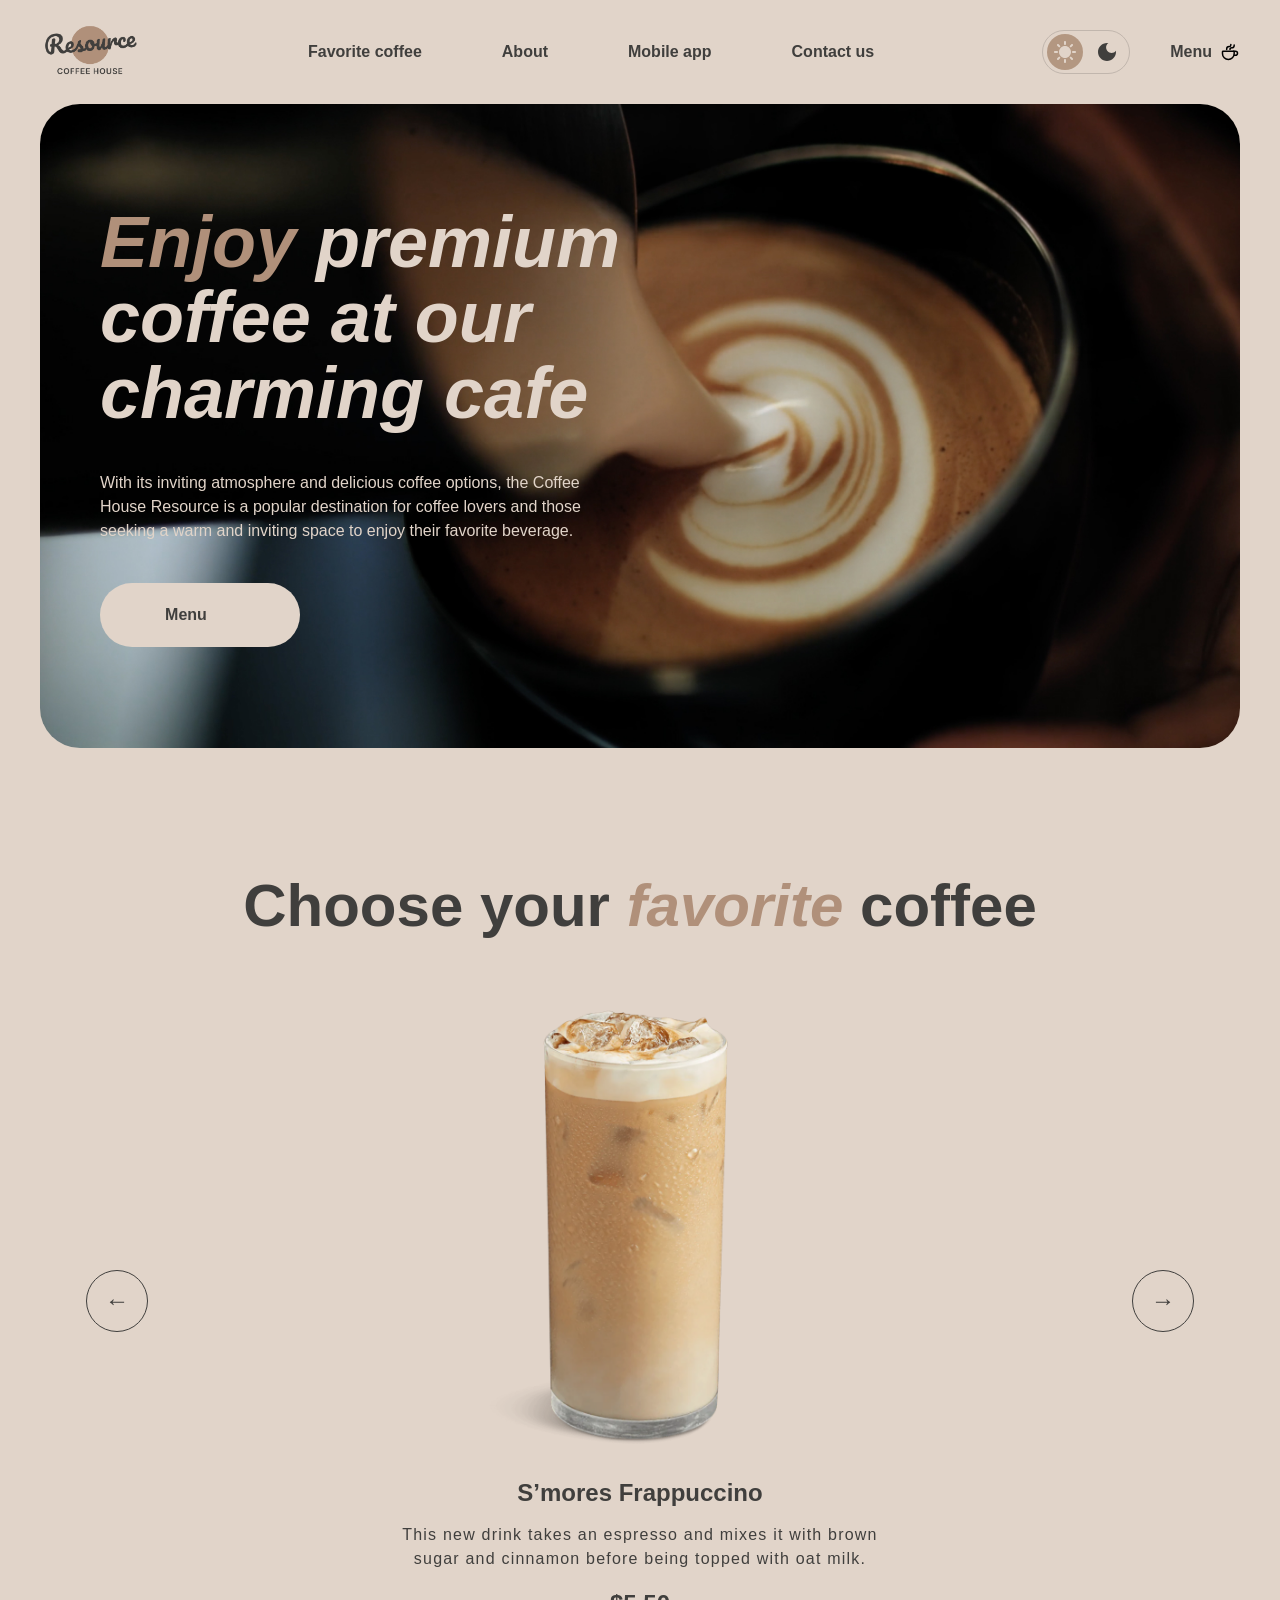
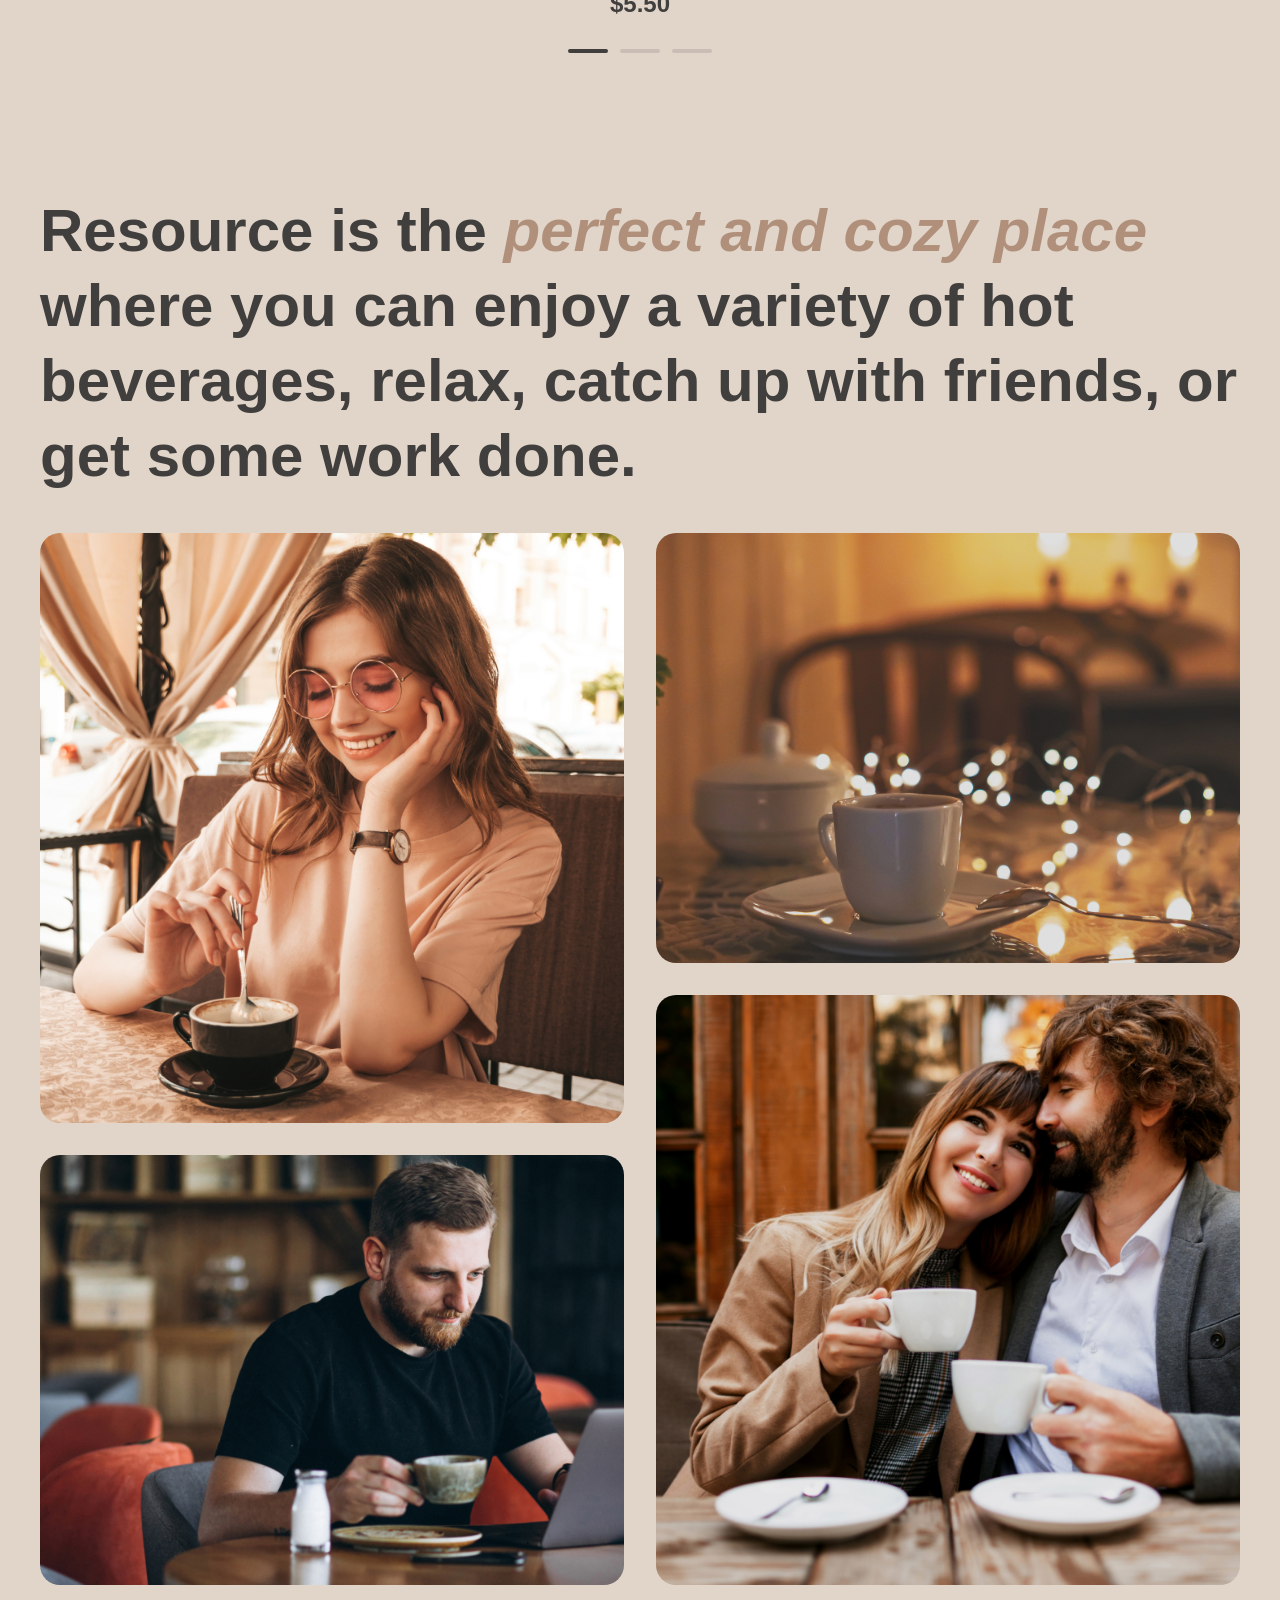
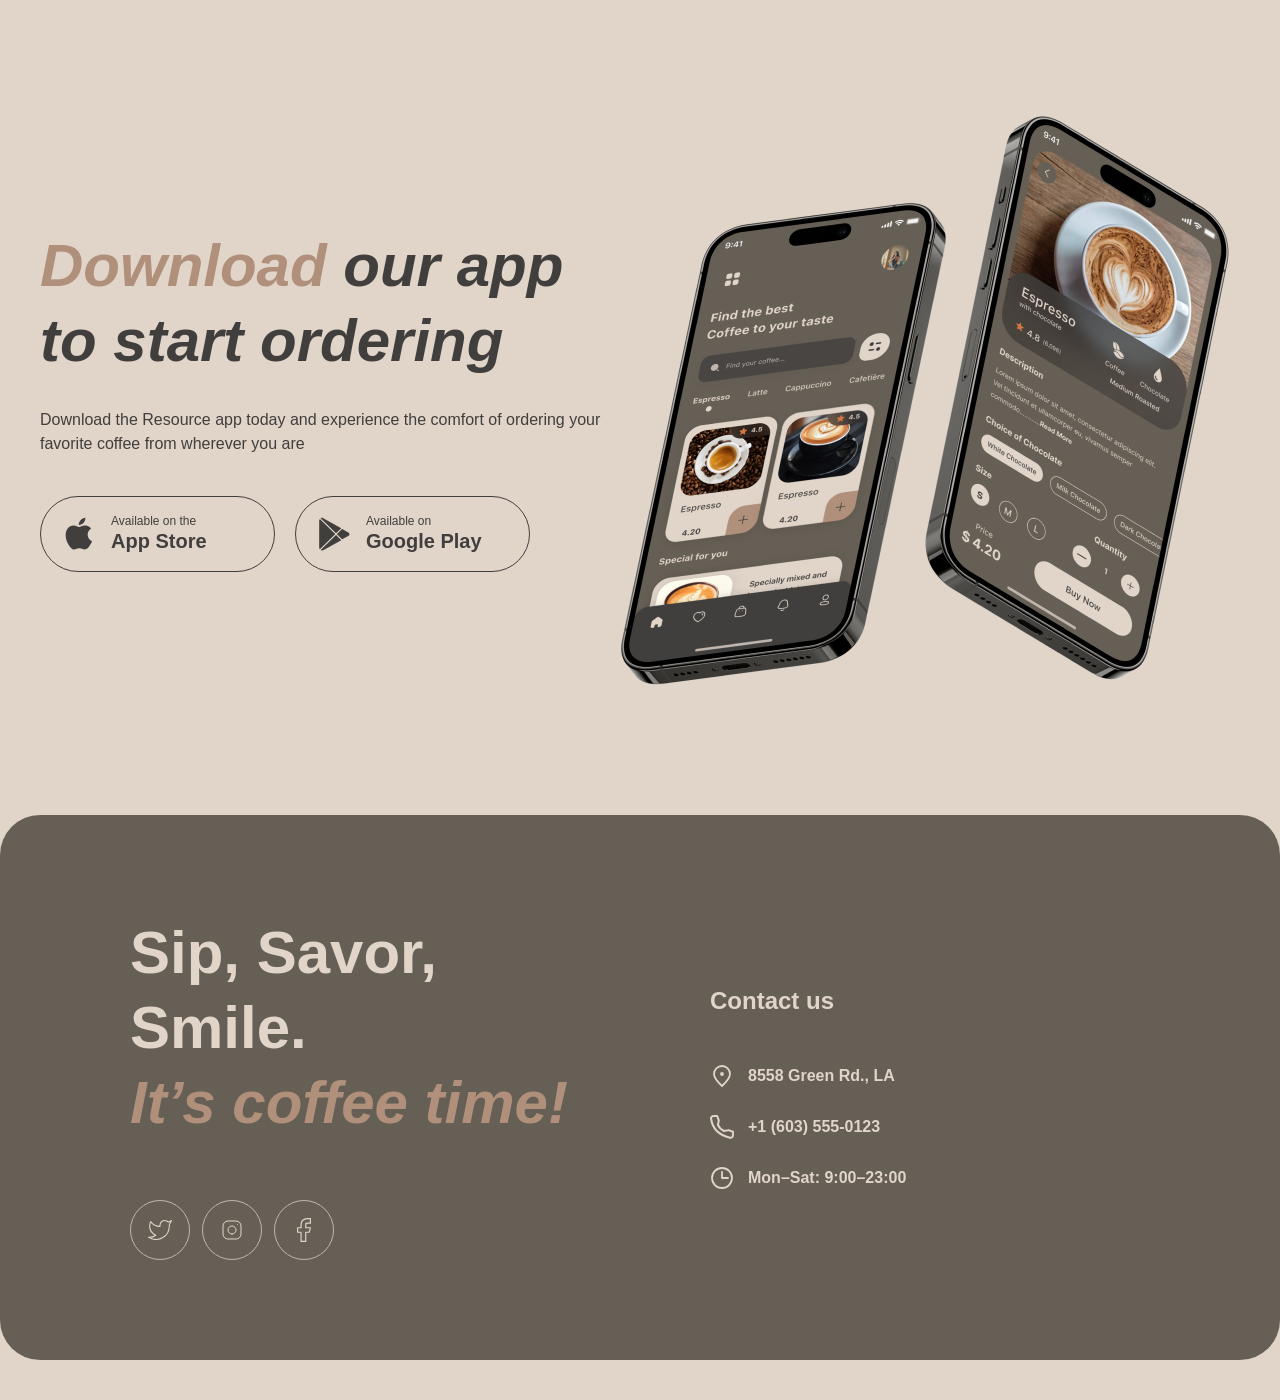
<file: index.html>
<!doctype html>
<html lang="en">

<head>
  <meta charset="UTF-8">
  <meta name="viewport" content="width=device-width, initial-scale=1.0">
  <link rel="icon" href="assets/img/favicon.png" type="image/x-icon">
  <link rel="stylesheet" href="style.css">
  <title>Coffee House</title>
</head>

<body>
  <header class="header">
    <a href="index.html" class="logo"><img src="assets/img/logo.png" alt="logo"></a>
    <nav class="header-navigation">
      <ul class="header-nav">
        <li class="nav-link">
          <a href="index.html#fav" class="nav-link-page">Favorite coffee</a>
        </li>
        <li class="nav-link"><a href="#about" class="nav-link-page">About</a></li>
        <li class="nav-link">
          <a href="#mobile" class="nav-link-page">Mobile app</a>
        </li>
        <li class="nav-link">
          <a href="#contact" class="nav-link-page">Contact us</a>
        </li>
        <li class="nav-link nav-link-menu">
          <a href="menu.html" class="nav-link-page header-menu">
            <span>Menu</span>
            <img src="assets/img/coffee-cup.svg" alt="" class="menu-icon">
          </a>
        </li>
      </ul>
    </nav>
    <div class="header-right">
      <div class="theme-switch">
        <button class="theme-light" type="button" aria-label="Light theme">
          <img src="assets/img/Sun.svg" alt="light theme">
        </button>

        <button class="theme-dark" type="button" aria-label="Dark theme">
          <img src="assets/img/Moon.svg" alt="dark theme">
        </button>
      </div>

      <a href="menu.html" class="header-menu">
        <span>Menu</span>
        <img src="assets/img/coffee-cup.svg" alt="" class="menu-icon">
      </a>
      <button class="burger-btn" type="button" aria-label="Open menu" aria-expanded="false">
        <img src="assets/img/menu.svg" alt="">
      </button>
    </div>
  </header>
  <main>
    <section class="hero">
      <div class="hero-container">
        <div class="hero-text">
          <h1 class="hero-heading">
            <span class="hero-heading-span">Enjoy</span> premium coffee at our
            charming cafe
          </h1>
          <p class="hero-subheading">
            With its inviting atmosphere and delicious coffee options, the
            Coffee House Resource is a popular destination for coffee lovers
            and those seeking a warm and inviting space to enjoy their
            favorite beverage.
          </p>
          <a href="menu.html" class="hero-btn">
            <span>Menu</span>
            <img src="assets/img/coffee-cup.svg" alt="coffee cup" class="hero-btn-icon">
          </a>
        </div>
      </div>
    </section>
    <section class="slider-page" id="fav">
      <h2 class="slider-heading">
        Choose your <span class="slider-heading-span">favorite</span> coffee
      </h2>
      <div class="slider">
  <button class="slider-button slider-button-left">←</button>

  <div class="slider-viewport">
    <div class="slider-track">
      <div class="slider-card">
        <img class="slider-card-image" src="assets/img/coffee-slider-1.png" alt="S’mores Frappuccino">

        <h3 class="slider-card-title">S’mores Frappuccino</h3>

        <p class="slider-card-description">
          This new drink takes an espresso and mixes it with brown sugar and
          cinnamon before being topped with oat milk.
        </p>

        <span class="slider-card-price">$5.50</span>
      </div>

      <div class="slider-card">
        <img class="slider-card-image" src="assets/img/coffee-slider-2.png" alt="Honey Raf">

        <h3 class="slider-card-title">Honey Raf</h3>

        <p class="slider-card-description">
          Espresso with frothed milk, cream and aromatic honey for a warm,
          velvety cup.
        </p>

        <span class="slider-card-price">$5.50</span>
      </div>

      <div class="slider-card">
        <img class="slider-card-image" src="assets/img/coffee-slider-3.png" alt="Latte Macchiato">

        <h3 class="slider-card-title">Latte Macchiato</h3>

        <p class="slider-card-description">
          Espresso layered with frothed milk and a touch of chocolate on
          top.
        </p>

        <span class="slider-card-price">$5.50</span>
      </div>
    </div>
  </div>

  <button class="slider-button slider-button-right">→</button>
</div>

      <div class="slider-pagination">
        <span class="pagination-item active"></span>
        <span class="pagination-item"></span>
        <span class="pagination-item"></span>
      </div>
    </section>
    <section class="about" id="about">
      <h2 class="about-heading">
        Resource is the
        <span class="about-heading-span">perfect and cozy place</span> where
        you can enjoy a variety of hot beverages, relax, catch up with
        friends, or get some work done.
      </h2>
      <div class="about-gallery">
        <div class="about-column">
          <div class="about-image about-image-large">
            <img src="assets/img/about-1.jpg" alt="people in cafe">
          </div>

          <div class="about-image about-image-small">
            <img src="assets/img/about-3.jpg" alt="interior of cafe">
          </div>
        </div>

        <div class="about-column">
          <div class="about-image about-image-small">
            <img src="assets/img/about-2.jpg" alt="coffee shop">
          </div>
          <div class="about-image about-image-large">
            <img src="assets/img/about-4.jpg" alt="barista making coffee">
          </div>
        </div>
      </div>
    </section>
    <section class="mobile" id="mobile">
      <div class="mobile-text">
        <h3 class="mobile-heading">
          <span>Download</span> our app<br>
          to start ordering
        </h3>

        <p class="mobile-subheading">
          Download the Resource app today and experience the comfort of
          ordering your favorite coffee from wherever you are
        </p>

        <div class="mobile-btns">
          <a href="https://apps.apple.com/ru/iphone/search" class="mobile-btn" target="_blank">
            <img class="store-icon" src="assets/img/icon.svg" alt="App Store">

            <span>
              <small>Available on the</small>
              App Store
            </span>
          </a>

          <a href="https://play.google.com/store/games?hl=ru" class="mobile-btn" target="_blank">
            <img class="store-icon" src="assets/img/googl.svg" alt="Google Play">

            <span>
              <small>Available on</small>
              Google Play
            </span>
          </a>
        </div>
      </div>

      <div class="mobile-img">
        <img src="assets/img/mobile-screens.png" alt="Mobile app">
      </div>
    </section>
  </main>
  <footer>
    <div class="footer-left">
      <h2 class="footer-heading">
        Sip, Savor, Smile.
        <span>It’s coffee time!</span>
      </h2>

      <div class="footer-link" id="contact">
        <a href="https://x.com/" class="social-link"  target="_blank">
          <img src="assets/img/twitter.svg" alt="Twitter">
        </a>

        <a href="https://www.instagram.com/" class="social-link" target="_blank">
          <img src="assets/img/instagram.svg" alt="Instagram">
        </a>

        <a href="https://www.facebook.com/?locale=ru_RU" class="social-link" target="_blank">
          <img src="assets/img/faceb.svg" alt="Facebook">
        </a>
      </div>
    </div>

    <div class="footer-right">
      <h2 class="footer-sunheading">Contact us</h2>

      <div class="footer-contact">
        <a href="https://www.google.com/maps" class="footer-contact-item" target="_blank">
          <img src="assets/img/pin-alt.svg" alt="map marker">
          <span>8558 Green Rd., LA</span>
        </a>

        <a href="tel:+16035550123" class="footer-contact-item">
          <img src="assets/img/phone.svg" alt="phone icon">
          <span>+1 (603) 555-0123</span>
        </a>

        <div class="footer-contact-item">
          <img src="assets/img/clock.svg" alt="clock icon">
          <span>Mon–Sat: 9:00–23:00</span>
        </div>
      </div>
    </div>
  </footer>
  <script src="script.js"></script>
</body>

</html>
</file>
<file: style.css>
:root {
  --text-primary: #403f3d;
  --text-inverse: #e1d4c9;
  --text-accent: #b0907a;
  --background-page: #e1d4c9;
  --background-container: #665f55;
  --background-overlay: rgba(64, 63, 61, 0.8);
  --border-primary: #c1b6ad;
  --border-inverse: #665f55;
  --text-primary: #403f3d;
  --dark-text-primary: #e1d4c9;
  --dark-text-inverse: #e1d4c9;
  --dark-text-accent: #b0907a;
  --dark-bg-page: #292826;
  --dark-bg-container: #403f3d;
  --dark-bg-overlay: rgba(41, 40, 38, 0.8);
  --dark-border-primary: #665f55;
  --dark-border-inverse: #c1b6ad;
  --background-modal: #e1d4c9;
  --background-modalcontrol: #665f55;
  --dark-bg-modal: var(--dark-bg-container);
  --dark-bg-modal-control: var(--dark-bg-page);
  --font-family: "Inter", sans-serif;
  --second-family: "Manrope", sans-serif;
  --button-bg: #e1d4c9;
  --button-text: #403f3d;
  --dark-button-bg: #403f3d;
  --dark-button-text: #e1d4c9;
}

* {
  box-sizing: border-box;
  margin: 0;
  padding: 0;
}
html,
body {
  width: 100%;
  max-width: 100%;
  overflow-x: hidden;
  scroll-behavior: smooth;
}
img,
svg {
  max-width: 100%;
  height: auto;
  object-fit: cover;
}
main,
header,
footer {
  width: 100%;
  max-width: 1440px;
  margin-left: auto;
  margin-right: auto;
  padding-left: 40px;
  padding-right: 40px;
}

body {
  background-color: var(--background-page);
  color: var(--text-primary);
  transition:
    background-color 0.3s ease,
    color 0.3s ease;
}

body.dark-theme {
  --text-primary: var(--dark-text-primary);
  --text-inverse: var(--dark-text-inverse);
  --text-accent: var(--dark-text-accent);

  --background-page: var(--dark-bg-page);
  --background-container: var(--dark-bg-container);

  --border-primary: var(--dark-border-primary);
  --border-inverse: var(--dark-border-inverse);

  --background-overlay: var(--dark-bg-overlay);

  --button-bg: var(--dark-button-bg);
  --button-text: var(--dark-button-text);
}

body.dark-theme .theme-switch {
  background: #292826;
  border-color: #665f55;
}

body.dark-theme .theme-light {
  background: transparent;
}

body.dark-theme .theme-dark {
  background: #b39781;
}

body.dark-theme .theme-light img,
body.dark-theme .theme-dark img {
  filter: brightness(0) invert(1);
}

body.dark-theme .theme-light:hover {
  background: #403f3d;
}

body.dark-theme .theme-dark:hover {
  background: #b39781;
}

main,
header,
footer {
  max-width: 1360px;
  margin: 0 auto;
}
a {
  text-decoration: none;
  transition: 0.4s ease;
}
section {
  margin-bottom: 100px;
}
.header {
  display: flex;
  justify-content: space-between;
  align-items: center;
  margin-bottom: 20px;
  margin-top: 20px;
}
.logo img {
  width: 100px;
  height: 60px;
}
.header-nav {
  display: flex;
}
.nav-link {
  list-style: none;
  margin: 0 40px;
}

.nav-link-menu {
  display: none;
}
.nav-link-page {
  font-family: var(--font-family);
  font-weight: 600;
  font-size: 16px;
  line-height: 150%;
  color: var(--text-primary);
}
.header-right {
  display: flex;
  align-items: center;
  gap: 40px;
}

.heder-menu {
  font-family: var(--font-family);
  font-weight: 600;
  font-size: 16px;
  line-height: 150%;
  color: var(--text-primary);
}

.header-right {
  display: flex;
  align-items: center;
  gap: 40px;
}

.theme-switch {
  width: 88px;
  height: 44px;
  padding: 4px;
  border: 1px solid var(--border-primary);
  border-radius: 100px;
  display: flex;
  align-items: center;
  justify-content: space-between;
  background: #e1d4c9;
}

.theme-light,
.theme-dark {
  width: 36px;
  height: 36px;
  border-radius: 50%;
  display: flex;
  align-items: center;
  justify-content: center;
  transition: 0.2s ease;
  cursor: pointer;
  border: none;
  background: transparent;
}

.theme-light {
  background: #b39781;
}

.theme-light img {
  width: 22px;
  height: 22px;
}

.theme-dark img {
  width: 18px;
  height: 18px;
  transition: 0.2s ease;
}

.theme-dark:hover {
  background: #403e39;
  cursor: pointer;
}

.theme-dark:hover img {
  filter: brightness(0) saturate(100%) invert(86%) sepia(10%) saturate(300%)
    hue-rotate(340deg);
}

.theme-switch:hover .theme-option-light {
  background: #b39781;
}

.theme-switch:hover .theme-option-dark {
  background: #403e39;
}

.theme-switch:hover .theme-option-light img {
  transform: scale(1.1);
}

.theme-switch:hover .theme-option-dark img {
  transform: scale(1.1);
}
body.dark-theme .htheme-dark img,
body.dark-theme .theme-light img {
  filter: brightness(0) saturate(100%) invert(86%) sepia(10%) saturate(300%)
    hue-rotate(340deg);
}

.header-menu {
  display: flex;
  align-items: center;
  gap: 8px;
  text-decoration: none;
  font-family: var(--font-family);
  font-weight: 600;
  font-size: 16px;
  line-height: 150%;
  color: var(--text-primary);
}

.menu-icon {
  width: 20px;
  height: 20px;
}

.hero {
  margin: 0 auto 80px auto;
  background-image: url("assets/img/img-hero.jpg");
  background-position: center;
  background-size: cover;
  background-repeat: no-repeat;
  max-width: 1360px;
  height: 644px;
  border-radius: 40px;
  display: flex;
  align-items: center;
  padding: 100px;
  padding-left: 60px;
  padding-right: 60px;
  box-sizing: border-box;
  overflow: hidden;
}
.hero-heading {
  font-family: var(--font-family);
  font-weight: 600;
  font-style: italic;
  font-size: 72px;
  line-height: 105%;

  color: var(--text-inverse);
  margin-bottom: 40px;
}
.hero-heading-span {
  color: var(--text-accent);
}
.hero-subheading {
  font-family: var(--font-family);
  font-weight: 400;
  font-size: 16px;
  line-height: 150%;
  color: var(--text-inverse);
  margin-bottom: 40px;
}
.hero-text {
  max-width: 530px;
}
.hero-btn {
  width: 200px;
  height: 64px;
  display: flex;
  align-items: center;
  justify-content: center;
  gap: 8px;
  padding: 0;
  border: none;
  border-radius: 100px;
  background: var(--button-bg);
  color: var(--button-text);
  font-family: var(--font-family);
  font-weight: 600;
  font-size: 16px;
  line-height: 150%;
  text-decoration: none;
}

.hero-btn-icon {
  width: 20px;
  height: 20px;
  opacity: 0;
  transform: translateX(-8px);
  transition: 0.3s ease;
}

.hero-btn:hover .hero-btn-icon {
  opacity: 1;
  transform: translateX(0);
}
body.dark-theme .hero-btn-icon,
body.dark-theme .menu-icon {
  filter: invert(88%) sepia(10%) saturate(300%) hue-rotate(340deg)
    brightness(96%) contrast(90%);
}
.slider-heading {
  font-family: var(--font-family);
  font-weight: 600;
  font-size: 60px;
  line-height: 125%;
  text-align: center;
  color: var(--text-primary);
  margin-bottom: 40px;
}
.slider-heading-span {
  font-style: italic;
  color: var(--text-accent);
}
.about-heading {
  font-family: var(--font-family);
  font-weight: 600;
  font-size: 60px;
  line-height: 125%;
  color: var(--text-primary);
  margin-bottom: 40px;
}
.about-heading-span {
  font-style: italic;
  color: var(--text-accent);
}

.slider-page {
  padding: 40px 0;
  text-align: center;
}

.slider {
  position: relative;

  display: flex;
  justify-content: center;
  align-items: center;
}

.slider-viewport {
  width: 480px;
  max-width: 100%;
  overflow: hidden;
}

.slider-track {
  display: flex;
  transition: transform 0.4s ease;
}

.slider-card {
  width: 480px;
  flex-shrink: 0;
  display: flex;
  flex-direction: column;
  align-items: center;
}

.slider-card-image {
  width: 480px;
  height: 480px;
  object-fit: contain;
}

.slider-card-title {
  font-family: var(--font-family);
  font-weight: 600;
  font-size: 24px;
  line-height: 125%;
  text-align: center;
  color: var(--text-primary);
  margin: 15px 0;
}

.slider-card-description {
  font-family: var(--font-family);
  font-weight: 400;
  font-size: 16px;
  line-height: 150%;
  text-align: center;
  color: var(--text-primary);
  margin: 0 0 18px;
  letter-spacing: 1.2px;
}

.slider-card-price {
  font-family: var(--font-family);
  font-weight: 600;
  font-size: 24px;
  line-height: 125%;
  text-align: center;
  color: var(--text-primary);
}
.slider-button {
  width: 62px;
  height: 62px;
  border: 1px solid #403f3d;
  border-radius: 50%;
  background: transparent;
  font-size: 24px;
  color: #403f3d;
  cursor: pointer;
}

.slider-button-left {
  position: absolute;
  left: 46px;
}

.slider-button-right {
  position: absolute;
  right: 46px;
}

.slider-button:hover {
  background: #403f3d;
  color: white;
}

body.dark-theme .slider-button {
  width: 64px;
  height: 64px;
  display: flex;
  align-items: center;
  justify-content: center;
  border: 1px solid #e1d4c9;
  border-radius: 50%;
  background: transparent;
  color: #e1d4c9;
  cursor: pointer;
  transition: 0.3s ease;
}

body.dark-theme .slider-button:hover {
  background: #e1d4c9;
  color: #403f3d;
}

.slider-pagination {
  display: flex;
  justify-content: center;
  gap: 12px;
  margin-top: 30px;

}

.pagination-item {
  width: 40px;
  height: 4px;
  border-radius: 5px;
  background: #c8beb5;
    cursor: pointer;
}

.pagination-item.active {
  background: #403f3d;
}

.about-gallery {
  display: flex;
  gap: 32px;
}

.about-column {
  width: 50%;
  display: flex;
  flex-direction: column;
  gap: 32px;
}

.about-image {
  width: 100%;
  overflow: hidden;
  border-radius: 20px;
}

.about-image-large {
  height: 590px;
}

.about-image-small {
  height: 430px;
}

.about-image img {
  width: 100%;
  height: 100%;
  display: block;
  object-fit: cover;
  transition: transform 0.3s ease;
}

.mobile {
  width: 100%;
  display: flex;
  align-items: center;
  justify-content: space-between;
  background-color: #e1d4c9;
}

.mobile-text {
  max-width: 650px;
}

.mobile-heading {
  margin: 0 0 30px;
  font-family: var(--font-family);
  font-weight: 600;
  font-style: italic;
  font-size: 60px;
  line-height: 125%;
  color: var(--text-primary);
}

.mobile-heading span {
  color: var(--text-accent);

  font-style: italic;
}

.mobile-subheading {
  max-width: 600px;
  margin: 0 0 40px;
  color: var(--text-primary);
  font-family: var(--font-family);
  font-size: 16px;
  line-height: 150%;
}

.mobile-btns {
  display: flex;
  gap: 20px;
}

.mobile-btn {
  width: 235px;
  height: 76px;
  padding: 0 20px;
  border: 1px solid #403f3d;
  border-radius: 40px;
  display: flex;
  align-items: center;
  gap: 14px;
  color: #403f3d;
  text-decoration: none;
  transition: 0.2s ease;
}

.mobile-btn-icon {
  width: 36px;
  height: 36px;
  flex-shrink: 0;
  color: #38ce0a;
}

.mobile-btn span {
  display: flex;
  flex-direction: column;
  font-size: 20px;
  font-weight: 600;
  font-family: var(--font-family);
}

.mobile-btn small {
  margin-bottom: 3px;
  font-size: 12px;
  line-height: 1;
  font-weight: 400;
}

.mobile-btn:hover {
  background: var(--background-container);
  color: var(--text-inverse);
  border-color: transparent;
}

.mobile-btn:hover .store-icon {
  filter: brightness(0) saturate(100%) invert(86%) sepia(10%) saturate(300%)
    hue-rotate(340deg);
}

.mobile-img {
  width: 630px;
  flex-shrink: 0;
}

.mobile-img img {
  width: 100%;
  height: auto;
  display: block;
}
body.dark-theme .mobile {
  background: #292826;
}

body.dark-theme .mobile-heading,
body.dark-theme .mobile-subheading {
  color: #e1d4c9;
}

body.dark-theme .mobile-heading span {
  color: #b0907a;
}
body.dark-theme .mobile-btns img {
  filter: brightness(0) saturate(100%) invert(86%) sepia(10%) saturate(300%)
    hue-rotate(340deg);
}
body.dark-theme .mobile-btn {
  border-color: #e1d4c9;
  color: #e1d4c9;
  background: transparent;
}

body.dark-theme .mobile-btn:hover {
  background: var(--background-container);
  color: var(--text-inverse);
  border-color: transparent;
}

footer {
  border-radius: 40px;
  width: 100%;
  max-width: 1360px;
  min-height: 450px;
  height: auto;
  padding: 100px 130px;
  display: flex;
  justify-content: space-between;
  align-items: center;
  gap: 80px;
  background: var(--background-container);
  margin: 0 auto 40px auto;
}

.footer-left {
  display: flex;
  flex-direction: column;
  align-items: flex-start;
}

.footer-heading {
  font-family: var(--font-family);
  font-weight: 600;
  font-size: 60px;
  line-height: 125%;
  color: var(--text-inverse);
}

.footer-heading span {
  display: block;
  font-style: italic;
  color: var(--text-accent);
}

.footer-link {
  display: flex;
  gap: 12px;
  margin-top: 60px;
}

.social-link {
  width: 60px;
  height: 60px;
  display: flex;
  align-items: center;
  justify-content: center;
  border: 1px solid var(--border-primary);
  border-radius: 50%;
  transition: 0.2s ease;
  flex-shrink: 0;
}

.social-link img {
  width: 24px;
  height: 24px;
  max-width: none;
  object-fit: contain;
  display: block;
}

.social-link:hover {
  background-color: #e1d4c9;
}

.social-link:hover img {
  filter: brightness(0) saturate(100%) invert(25%) sepia(5%) saturate(500%)
    hue-rotate(5deg) brightness(90%);
}

.footer-right {
  min-width: 440px;
}

.footer-sunheading {
  margin: 0 0 48px;
  font-family: var(--font-family);
  font-weight: 600;
  font-size: 24px;
  line-height: 125%;
  color: var(--text-inverse);
}

.footer-contact {
  display: flex;
  flex-direction: column;
  gap: 27px;
}

.footer-contact-item {
  display: flex;
  align-items: center;
  gap: 14px;
  font-family: var(--font-family);
  font-weight: 600;
  font-size: 16px;
  line-height: 150%;
  color: var(--text-inverse);
  text-decoration: none;
}

.footer-contact-item img {
  width: 24px;
  height: 24px;
  flex-shrink: 0;
}

.menu-cards {
  display: grid;
  grid-template-columns: repeat(4, 1fr);
  gap: 32px;
  max-width: 1440px;
  margin: 0 auto;
}

.menu-card {
  border: 1px solid var(--border-primary);
  border-radius: 40px;
  overflow: hidden;
  background-color: var(--background-page);
  transition:
    transform 0.3s ease,
    box-shadow 0.3s ease;
  cursor: pointer;
}

.menu-card:hover {
  transform: translateY(-6px);
  box-shadow: 0 8px 20px rgba(64, 63, 61, 0.15);
}

.menu-card > img {
  width: 100%;
  height: 270px;
  display: block;
  object-fit: cover;
  border-radius: 40px;
  transition: transform 0.4s ease;
}

.menu-card:hover img {
  transform: scale(1.03);
}
.menu-card-content {
  padding: 20px 16px 18px;
}

.menu-card h3 {
  margin: 0 0 10px;
  color: var(--text-primary);
  font-size: 22px;
  line-height: 1.2;
}

.menu-card p {
  min-height: 72px;
  margin: 0 0 12px;
  color: var(--text-primary);
  font-size: 16px;
  line-height: 1.4;
}

.menu-card strong {
  color: var(--text-primary);
  font-size: 22px;
}

.menu-top {
  width: 100%;
  text-align: center;
}

.menu-heading {
  margin: 0;
  font-family: var(--font-family);
  font-weight: 600;
  font-size: 60px;
  line-height: 125%;
  text-align: center;
  color: var(--text-primary);
}

.menu-heading span {
  font-style: italic;
  color: var(--text-accent);
}

.menu-tabs {
  display: flex;
  justify-content: center;
  align-items: center;
  gap: 8px;
  margin-top: 40px;
  margin-bottom: 40px;
}

.menu-tab {
  height: 46px;
  padding: 0 16px;
  display: flex;
  align-items: center;
  gap: 8px;
  border: 1px solid var(--border-primary);
  border-radius: 30px;
  background-color: transparent;
  color: var(--text-primary);
  font-size: 16px;
  font-weight: 600;
  cursor: pointer;
  transition: 0.2s ease;
}

.menu-card-heading {
  font-family: var(--font-family);
  font-weight: 600;
  font-size: 24px;
  line-height: 125%;
  color: var(--text-primary);
}
.menu-card-subheading {
  font-family: var(--font-family);
  font-weight: 400;
  font-size: 16px;
  line-height: 150%;
  color: var(--text-primary);
}
.menu-card-price {
  font-family: var(--font-family);
  font-weight: 600;
  font-size: 24px;
  line-height: 125%;
  color: var(--text-primary);
}

.menu-tab-icon {
  width: 22px;
  height: 22px;
  display: flex;
  align-items: center;
  justify-content: center;
  border-radius: 50%;
  background-color: #d8cec4;
  font-size: 13px;
}

.menu-tab.active {
  background-color: var(--text-primary);
  border-color: var(--text-primary);
  color: var(--text-inverse);
}

.menu-tab.active .menu-tab-icon {
  background-color: var(--text-inverse);
}

.menu-tab:hover {
  background-color: var(--text-primary);
  border-color: var(--text-primary);
  color: var(--text-inverse);
}

body.dark-theme .menu-tab {
  background: transparent;
  border: 1px solid #665f55;
  color: #e1d4c9;
}

body.dark-theme .menu-tab.active {
  background: #403f3d;
  border-color: #403f3d;
  color: #e1d4c9;
}
body.dark-theme .menu-tab:hover {
  background: #403f3d;
  border-color: #403f3d;
  color: #e1d4c9;
}

body.dark-theme .menu-tab-icon {
  background: #665f55;
}

body.dark-theme .menu-tab.active .menu-tab-icon {
  background: #292826;
}
body.dark-theme .menu-card:hover {
  box-shadow: 0 8px 20px rgba(0, 0, 0, 0.35);
}

.burger-btn {
  display: none;
  position: relative;
  width: 44px;
  height: 44px;
  border: 1px solid var(--border-primary);
  border-radius: 50%;
  background: transparent;
  align-items: center;
  justify-content: center;
  cursor: pointer;
  transition: 0.2s ease;
}

.burger-btn img {
  width: 16px;
  height: 8px;
}

body.dark-theme .burger-btn {
  border-color: var(--dark-border-primary);
}

body.dark-theme .burger-btn img {
  filter: brightness(0) invert(1);
}


.menu-load-more {
  display: none;
  width: 60px;
  height: 60px;
  border: 1px solid var(--background-container);
  border-radius: 50%;
  background: transparent;
  margin: 40px auto 0 auto;
  align-items: center;
  justify-content: center;
  cursor: pointer;
  transition: 0.2s ease;
}

.menu-load-more img {
  width: 24px;
  height: 24px;
  object-fit: contain;
}

body.dark-theme .menu-load-more {
  border-color: var(--dark-border-primary);
}

body.dark-theme .menu-load-more img {
  filter: brightness(0) invert(1);
}


.modal-overlay {
  display: none;
  position: fixed;
  inset: 0;
  background: var(--background-overlay);
  align-items: center;
  justify-content: center;
  padding: 20px;
  z-index: 2000;
}

.modal-overlay.open {
  display: flex;
}

body.modal-open {
  overflow: hidden;
}

.modal {
  position: relative;
  width: 100%;
  max-width: 800px;
  max-height: 90vh;
  overflow-y: auto;
  background: var(--background-modal);
  border-radius: 24px;
  box-shadow: 0 20px 60px rgba(0, 0, 0, 0.25);
}

body.dark-theme .modal {
  background: var(--dark-bg-modal);
}


.modal-body {
  display: flex;
  align-items: flex-start;
  gap: 32px;
  padding: 32px;
}

.modal-image {
  flex: 0 0 280px;
  height: 280px;
  border-radius: 20px;
  overflow: hidden;
}

.modal-image img {
  width: 100%;
  height: 100%;
  object-fit: cover;
}

.modal-info {
  flex: 1;
  display: flex;
  flex-direction: column;
  min-width: 0;
}

.modal-title {
  font-family: var(--font-family);
  font-weight: 600;
  font-size: 28px;
  line-height: 125%;
  color: var(--text-primary);
  margin-bottom: 12px;
}

.modal-description {
  font-family: var(--font-family);
  font-size: 16px;
  line-height: 150%;
  color: var(--text-primary);
  opacity: 0.75;
  margin-bottom: 24px;
}

.modal-section {
  margin-bottom: 24px;
}

.modal-section-title {
  font-family: var(--font-family);
  font-weight: 600;
  font-size: 16px;
  color: var(--text-primary);
  margin-bottom: 12px;
}

.modal-sizes,
.modal-additives {
  display: flex;
  gap: 12px;
  flex-wrap: wrap;
}

.modal-size-btn,
.modal-additive-btn {
  display: flex;
  align-items: center;
  gap: 8px;
  height: 44px;
  padding: 0 16px 0 4px;
  border: 1px solid var(--border-primary);
  border-radius: 100px;
  background: transparent;
  color: var(--text-primary);
  font-family: var(--font-family);
  font-size: 14px;
  cursor: pointer;
  transition: 0.2s ease;
}

.modal-size-btn .badge,
.modal-additive-btn .badge {
  width: 32px;
  height: 32px;
  flex-shrink: 0;
  border-radius: 50%;
  display: flex;
  align-items: center;
  justify-content: center;
  background: var(--border-primary);
  color: var(--text-primary);
  font-size: 13px;
  font-weight: 600;
}

.modal-size-btn.active,
.modal-additive-btn.active {
  border-color: var(--background-modalcontrol);
}

.modal-size-btn.active .badge,
.modal-additive-btn.active .badge {
  background: var(--background-modalcontrol);
  color: var(--text-inverse);
}

body.dark-theme .modal-size-btn,
body.dark-theme .modal-additive-btn {
  border-color: var(--dark-border-primary);
  color: var(--dark-text-primary);
}

body.dark-theme .modal-size-btn .badge,
body.dark-theme .modal-additive-btn .badge {
  background: var(--dark-border-primary);
  color: var(--dark-text-primary);
}

body.dark-theme .modal-size-btn.active,
body.dark-theme .modal-additive-btn.active {
  border-color: var(--dark-bg-modal-control);
}

body.dark-theme .modal-size-btn.active .badge,
body.dark-theme .modal-additive-btn.active .badge {
  background: var(--dark-bg-modal-control);
  color: var(--dark-text-inverse);
}

.modal-total-row {
  display: flex;
  justify-content: space-between;
  align-items: center;
  font-family: var(--font-family);
  font-weight: 600;
  font-size: 24px;
  color: var(--text-primary);
  padding-top: 20px;
  border-top: 1px solid var(--border-primary);
  margin-top: auto;
}

body.dark-theme .modal-total-row {
  border-color: var(--dark-border-primary);
}

.modal-note {
  display: flex;
  gap: 8px;
  margin: 20px 0;
}

.modal-note-icon {
  flex-shrink: 0;
  font-size: 14px;
  opacity: 0.6;
}

.modal-note p {
  font-family: var(--font-family);
  font-size: 13px;
  line-height: 150%;
  color: var(--text-primary);
  opacity: 0.6;
}

.modal-close-btn {
  width: 100%;
  height: 56px;
  border: 1px solid var(--text-primary);
  border-radius: 100px;
  background: transparent;
  color: var(--text-primary);
  font-family: var(--font-family);
  font-weight: 600;
  font-size: 16px;
  cursor: pointer;
  transition: 0.2s ease;
}

.modal-close-btn:hover {
  background: var(--text-primary);
  color: var(--background-page);
}

body.dark-theme .modal-close-btn {
  border-color: var(--dark-text-primary);
  color: var(--dark-text-primary);
}

body.dark-theme .modal-close-btn:hover {
  background: var(--dark-text-primary);
  color: var(--dark-bg-page);
}


@keyframes menuFadeIn {
  from { opacity: 0; }
  to { opacity: 1; }
}

@keyframes menuFadeOut {
  from { opacity: 1; }
  to { opacity: 0; }
}


/* 768px */
@media (max-width: 768px) {
  main,
  header,
  footer {
    max-width: 688px;
    padding-left: 0;
    padding-right: 0;
  }

  section {
    margin-bottom: 100px;
  }

  .header-navigation,
  .header-right .header-menu {
    display: none;
  }

  body.menu-open {
    overflow: hidden;
  }

  .burger-btn {
    display: flex;
  }

  body.menu-open .header {
    position: fixed;
    inset: 0;
    z-index: 1000;
    width: 100%;
    max-width: none;
    height: 100dvh;
    margin: 0;
    padding: 20px 16px;
    background: var(--background-page);
    display: grid;
    grid-template-columns: 1fr auto auto;
    grid-template-rows: 44px minmax(0, 1fr);
    column-gap: 12px;
    align-items: center;
  }

  body.menu-open .logo {
    grid-column: 1;
    grid-row: 1;
    justify-self: start;
  }

  body.menu-open .header-right {
    display: contents;
  }

  body.menu-open .theme-switch {
    grid-column: 2;
    grid-row: 1;
  }

  body.menu-open .burger-btn {
    grid-column: 3;
    grid-row: 1;
  }


  body.menu-open .header-right .header-menu {
    display: none;
  }


  body.menu-open .burger-btn img {
    opacity: 0;
  }

  body.menu-open .burger-btn::before,
  body.menu-open .burger-btn::after {
    content: "";
    position: absolute;
    width: 18px;
    height: 1.5px;
    background: var(--text-primary);
    border-radius: 1px;
  }

  body.menu-open .burger-btn::before {
    transform: rotate(45deg);
  }

  body.menu-open .burger-btn::after {
    transform: rotate(-45deg);
  }

  body.menu-open .header-navigation {
    overflow-y: auto;
    -webkit-overflow-scrolling: touch;
    overscroll-behavior: contain;
    min-height: 0;
    display: flex;
    grid-column: 1 / -1;
    grid-row: 2;
    justify-content: center;
    align-items: flex-start;
    height: 100%;
    padding-bottom: 40px;
  }

  body.menu-open .header-nav {
    padding-top: 80px;
    flex-direction: column;
    align-items: center;
    gap: 60px;
    margin: auto; 
  }


  body.menu-open .nav-link {
    margin: 0;
  }

  body.menu-open .nav-link-page {
    font-size: 32px;
    line-height: 125%;
  }

  body.menu-open .nav-link-menu {
    display: list-item;
    margin-top: 20px;
  }

  body.menu-open .nav-link-menu .header-menu {
    display: flex;
    font-size: 32px;
    line-height: 125%;
  }

  body.menu-open .nav-link-menu .menu-icon {
    width: 40px;
    height: 40px;
  }

  .hero {
    height: auto;
    padding: 100px 60px;
  }

  .hero-heading {
    font-size: 60px;
  }

  .slider-button-left {
    left: 0;
  }

  .slider-button-right {
    right: 0;
  }

  .about-gallery {
    flex-direction: column;
    gap: 40px;
  }

  .about-column {
    width: 100%;
  }

  .about-image-small {
    display: none;
  }

  .about-image-large {
    height: 590px;
  }

  .mobile {
    flex-direction: column;
    align-items: flex-start;
    gap: 100px;
  }

  .mobile-text {
    max-width: 100%;
  }

  .mobile-img {
    width: 100%;
    max-width: 630px;
    margin: 0 auto;
  }

  footer {
    width: 100%;
    height: auto;
    padding: 100px 60px;
    flex-direction: column;
    align-items: flex-start;
    gap: 100px;
  }

  .footer-left,
  .footer-right {
    width: 100%;
    min-width: unset;
  }

  .footer-link {
    margin-top: 80px;
  }

  .menu {
    margin-bottom: 100px;
  }

  .menu-heading {
    font-size: 60px;
  }

  .menu-cards {
    grid-template-columns: repeat(2, 1fr);
    gap: 24px;
  }

  .menu-load-more {
    display: flex;
  }


  .modal-body {
    gap: 20px;
    padding: 24px;
  }

   .modal-image {
    flex: 0 0 47%;
    align-self: flex-start;
    width: 47%;
    height: auto;
    aspect-ratio: 1 / 1;
  }


  .modal-sizes,
  .modal-additives {
    display: grid;
    grid-template-columns: repeat(2, 1fr);
  }

  .modal-size-btn,
  .modal-additive-btn {
    width: 100%;
    justify-content: flex-start;
  }



  .menu-cards .menu-card:nth-child(n + 5) {
    display: none;
  }

  .menu-cards.expanded .menu-card:nth-child(n + 5) {
    display: block;
  }


  body.menu-open .header {
    animation: menuFadeIn 0.3s ease;
  }

  body.menu-open.menu-closing .header {
    animation: menuFadeOut 0.3s ease forwards;
  }

}

@media (max-width: 600px) {
  main,
  header {
    padding-left: 16px;
    padding-right: 16px;
  }
  .hero {
    height: auto;
    min-height: 500px;
    padding: 60px 16px;
    border-radius: 20px;
    background-position: center;
  }

  .hero-heading {
    font-size: 42px;
    line-height: 115%;
  }

  .hero-text {
    font-size: 16px;
    margin-top: 40px;
    margin-bottom: 40px;
  }

  .slider-heading {
    font-size: 32px;
    line-height: 125%;
  }

  .slider-button {
    display: none;
  }
  body.dark-theme .slider-button {
    display: none;
  }

  .slider-content {
    width: 100%;
  }

  .slider-viewport {
  width: 100%;
}

.slider-card {
  width: 100%;
}

  .slider-img {
    width: 100%;
    height: auto;
  }

  .slider-title {
    font-size: 24px;
  }

  .slider-description {
    font-size: 16px;
  }

  .slider-price {
    font-size: 24px;
  }

  .about-heading {
    font-size: 32px;
    line-height: 125%;
  }

  .about-gallery {
    flex-direction: column;
    gap: 40px;
  }

  .about-column {
    width: 100%;
    gap: 40px;
  }

  .about-image-small {
    display: none;
  }

  .about-image-large {
    width: 100%;
    height: 380px;
    border-radius: 20px;
  }

  .mobile {
    flex-direction: column;
    gap: 40px;
  }

  .mobile-heading {
    font-size: 32px;
    line-height: 125%;
  }

  .mobile-text-description {
    font-size: 16px;
    margin-top: 40px;
    margin-bottom: 40px;
  }

  .mobile-btns {
    flex-direction: column;
    width: 100%;
    gap: 16px;
  }

  .mobile-btn {
    width: 100%;
  }

  .mobile-img {
    width: 100%;
    max-width: 348px;
    margin: 0 auto;
  }
  .menu-heading {
    font-size: 27px;
    line-height: 125%;
    font-weight: 600;
  }

  .menu-tabs {
    gap: 8px;
    margin-top: 32px;
    margin-bottom: 40px;
    flex-wrap: wrap;
  }

  .menu-tab {
    padding: 0 12px;
    font-size: 14px;
    height: 42px;
  }

  .menu-cards {
    grid-template-columns: 1fr;
    gap: 40px;
  }

  .menu-card {
    width: 100%;
  }

  .menu-card-content {
    padding: 20px 16px;
  }

  .menu-card-heading {
    font-size: 24px;
  }

  .menu-card-subheading {
    font-size: 16px;
  }

  .menu-load-more {
    display: flex;
    margin-top: 40px;
  }


  .modal {
    border-radius: 28px;
  }

  .modal-body {
    padding: 24px 20px;
  }

  .modal-image {
    display: none;
  }

  .modal-sizes,
  .modal-additives {
    display: flex;
  }

  .modal-size-btn,
  .modal-additive-btn {
    width: auto;
  }

  .modal-title {
    font-size: 22px;
  }

  .modal-total-row {
    font-size: 20px;
  }

  .modal-close-btn {
    height: 52px;
  }


  footer {
    width: calc(100% - 32px);
    margin-left: 16px;
    margin-right: 16px;
    padding: 60px 16px;
    border-radius: 20px;
    gap: 60px;
  }

  .footer-heading {
    font-size: 32px;
    line-height: 125%;
  }

  .footer-sunheading {
    font-size: 24px;
    margin-bottom: 32px;
  }

  .footer-link {
    margin-top: 40px;
  }

  .slider-card-image {
    width: 100%;
    height: auto;
    aspect-ratio: 1 / 1;
  }
}
</file>
